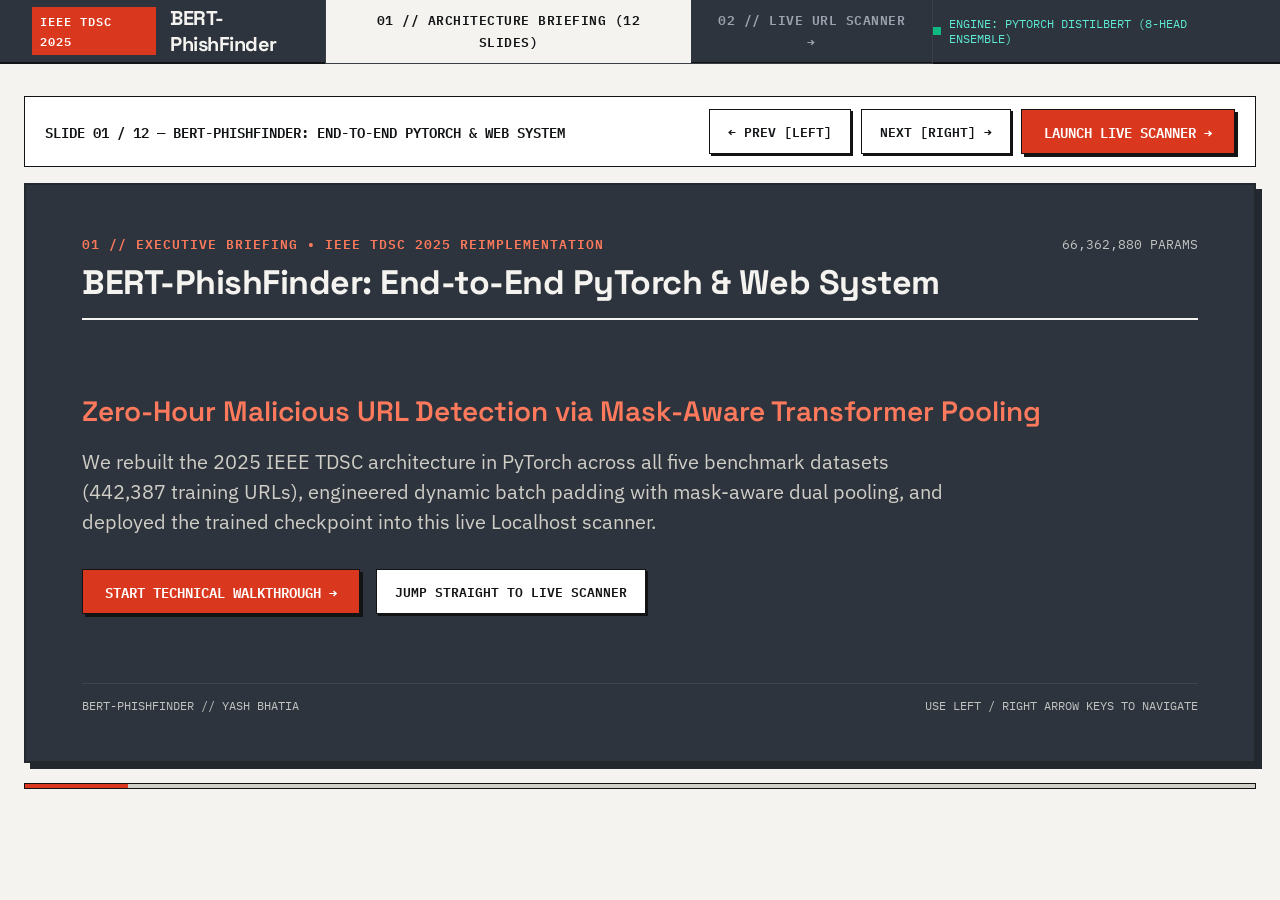
<file: templates/index.html>
<!DOCTYPE html>
<html lang="en">
<head>
  <meta charset="UTF-8">
  <meta name="viewport" content="width=device-width, initial-scale=1.0">
  <title>BERT-PhishFinder // Presentation & Live Localhost URL Scanner</title>
  <link rel="stylesheet" href="https://fonts.googleapis.com/css2?family=Space+Grotesk:wght@500;600;700&family=IBM+Plex+Sans:wght@400;500;600&family=IBM+Plex+Mono:wght@400;500;600&display=swap">
  <style>
    :root {
      --bg-paper: #F4F3EF;
      --bg-card: #FFFFFF;
      --ink: #111315;
      --ink-muted: #525860;
      --border: #111315;
      --border-subtle: #D0CEC7;
      --signal-red: #D9381E;
      --signal-green: #0F6E56;
      --signal-amber: #B45309;
      /* Softer dark palette (was near-black #111315) */
      --bg-dark: #2D343D;
      --bg-dark-soft: #3A424C;
      --bg-dark-deep: #23282F;
    }

    * { box-sizing: border-box; margin: 0; padding: 0; }

    body {
      background-color: var(--bg-paper);
      color: var(--ink);
      font-family: 'IBM Plex Sans', sans-serif;
      min-height: 100vh;
      display: flex;
      flex-direction: column;
      overflow-x: hidden;
    }

    /* ============ ANIMATIONS ============ */
    @keyframes slideEnterNext {
      from { opacity: 0; transform: translateX(28px) scale(0.99); }
      to   { opacity: 1; transform: translateX(0) scale(1); }
    }
    @keyframes slideEnterPrev {
      from { opacity: 0; transform: translateX(-28px) scale(0.99); }
      to   { opacity: 1; transform: translateX(0) scale(1); }
    }
    @keyframes revealUp {
      from { opacity: 0; transform: translateY(16px); }
      to   { opacity: 1; transform: translateY(0); }
    }
    @keyframes revealPop {
      from { opacity: 0; transform: scale(0.85); }
      to   { opacity: 1; transform: scale(1); }
    }
    @keyframes growBar {
      from { width: 0; }
      to   { width: var(--target-width); }
    }
    @keyframes verdictPop {
      0%   { transform: scale(0.98); opacity: 0.7; }
      60%  { transform: scale(1.012); }
      100% { transform: scale(1); opacity: 1; }
    }
    @keyframes dotPulse {
      0%, 100% { box-shadow: 0 0 0 0 rgba(16,185,129,0.55); }
      50%      { box-shadow: 0 0 0 5px rgba(16,185,129,0); }
    }
    @keyframes viewFadeIn {
      from { opacity: 0; transform: translateY(10px); }
      to   { opacity: 1; transform: translateY(0); }
    }

    .slide-viewport.enter-next { animation: slideEnterNext 0.42s cubic-bezier(0.22, 1, 0.36, 1); }
    .slide-viewport.enter-prev { animation: slideEnterPrev 0.42s cubic-bezier(0.22, 1, 0.36, 1); }

    .view-section.active { animation: viewFadeIn 0.45s ease-out; }

    .stagger > * {
      animation: revealUp 0.5s cubic-bezier(0.22, 1, 0.36, 1) backwards;
    }
    .stagger > *:nth-child(1) { animation-delay: 0.06s; }
    .stagger > *:nth-child(2) { animation-delay: 0.13s; }
    .stagger > *:nth-child(3) { animation-delay: 0.20s; }
    .stagger > *:nth-child(4) { animation-delay: 0.27s; }
    .stagger > *:nth-child(5) { animation-delay: 0.34s; }
    .stagger > *:nth-child(6) { animation-delay: 0.41s; }
    .stagger > *:nth-child(7) { animation-delay: 0.48s; }
    .stagger > *:nth-child(8) { animation-delay: 0.55s; }

    .anim-bar {
      height: 100%;
      width: 0;
      animation: growBar 1s cubic-bezier(0.22, 1, 0.36, 1) forwards;
      animation-delay: var(--delay, 0.1s);
    }

    .scanner-grid .panel {
      animation: revealUp 0.55s cubic-bezier(0.22, 1, 0.36, 1) backwards;
    }
    .scanner-grid > .panel { animation-delay: 0.06s; }
    .scanner-grid > div > .panel:nth-child(1) { animation-delay: 0.14s; }
    .scanner-grid > div > .panel:nth-child(2) { animation-delay: 0.22s; }

    .verdict-pop { animation: verdictPop 0.5s cubic-bezier(0.22, 1, 0.36, 1); }
    .head-box { animation: revealPop 0.35s cubic-bezier(0.22, 1, 0.36, 1) backwards; }
    .tok-badge { animation: revealPop 0.28s cubic-bezier(0.22, 1, 0.36, 1) backwards; }
    .scan-history-item { animation: revealUp 0.35s cubic-bezier(0.22, 1, 0.36, 1) backwards; }

    /* ============ HEADER ============ */
    header {
      background: var(--bg-dark);
      color: var(--bg-paper);
      border-bottom: 2px solid var(--ink);
      padding: 0 32px;
      height: 64px;
      display: flex;
      justify-content: space-between;
      align-items: center;
      position: sticky;
      top: 0;
      z-index: 100;
    }

    .brand { display: flex; align-items: center; gap: 14px; }

    .brand-badge {
      background: var(--signal-red);
      color: #FFFFFF;
      font-family: 'IBM Plex Mono', monospace;
      font-size: 12px;
      font-weight: 600;
      padding: 4px 8px;
      letter-spacing: 1px;
    }

    .brand-title {
      font-family: 'Space Grotesk', sans-serif;
      font-size: 20px;
      font-weight: 700;
      letter-spacing: -0.5px;
    }

    .mode-switcher { display: flex; gap: 0; border: 1px solid #3A3F47; }

    .mode-btn {
      background: transparent;
      color: #9CA3AF;
      border: none;
      padding: 10px 22px;
      font-family: 'IBM Plex Mono', monospace;
      font-size: 13px;
      font-weight: 600;
      cursor: pointer;
      transition: all 0.15s ease;
      letter-spacing: 0.5px;
    }

    .mode-btn.active { background: var(--bg-paper); color: var(--ink); }
    .mode-btn.scanner-cta.active { background: var(--signal-red); color: #FFFFFF; }

    .status-pill {
      font-family: 'IBM Plex Mono', monospace;
      font-size: 12px;
      color: #5EEAD4;
      display: flex;
      align-items: center;
      gap: 8px;
    }

    .status-dot {
      width: 8px;
      height: 8px;
      background: #10B981;
      display: inline-block;
      animation: dotPulse 2.4s ease-in-out infinite;
    }

    /* ============ LAYOUT ============ */
    main {
      flex: 1;
      max-width: 1320px;
      width: 100%;
      margin: 0 auto;
      padding: 32px 24px;
    }

    .view-section { display: none; }
    .view-section.active { display: block; }

    /* ============ DECK ============ */
    .deck-controls {
      display: flex;
      justify-content: space-between;
      align-items: center;
      margin-bottom: 16px;
      padding: 12px 20px;
      background: var(--bg-card);
      border: 1px solid var(--border);
    }

    .slide-counter {
      font-family: 'IBM Plex Mono', monospace;
      font-size: 14px;
      font-weight: 600;
    }

    .nav-btn-group { display: flex; gap: 10px; }

    .btn-editorial {
      background: var(--bg-card);
      color: var(--ink);
      border: 1px solid var(--border);
      padding: 8px 18px;
      font-family: 'IBM Plex Mono', monospace;
      font-size: 13px;
      font-weight: 600;
      cursor: pointer;
      box-shadow: 2px 2px 0px var(--ink);
      transition: transform 0.1s ease, box-shadow 0.1s ease, background 0.15s ease, color 0.15s ease;
    }

    .btn-editorial:hover { background: var(--bg-dark); color: var(--bg-paper); }
    .btn-editorial:active { transform: translate(2px, 2px); box-shadow: 0px 0px 0px var(--ink); }

    .btn-primary-signal {
      background: var(--signal-red);
      color: #FFFFFF;
      border: 1px solid var(--ink);
      padding: 10px 22px;
      font-family: 'IBM Plex Mono', monospace;
      font-size: 14px;
      font-weight: 600;
      cursor: pointer;
      box-shadow: 3px 3px 0px var(--ink);
      transition: background 0.15s ease, transform 0.1s ease, box-shadow 0.1s ease;
    }

    .btn-primary-signal:hover { background: #B82B14; }
    .btn-primary-signal:active { transform: translate(2px, 2px); box-shadow: 1px 1px 0px var(--ink); }

    .slide-viewport {
      width: 100%;
      min-height: 580px;
      background: var(--bg-card);
      border: 2px solid var(--border);
      box-shadow: 6px 6px 0px var(--ink);
      padding: 48px 56px;
      display: flex;
      flex-direction: column;
      justify-content: space-between;
    }

    .slide-viewport.dark-slide {
      background: var(--bg-dark);
      color: var(--bg-paper);
      border-color: var(--bg-dark-deep);
      box-shadow: 6px 6px 0px var(--bg-dark-deep);
    }

    .slide-viewport.dark-slide .slide-eyebrow { color: #FF7A5C; }

    .slide-header-bar {
      border-bottom: 2px solid currentColor;
      padding-bottom: 14px;
      margin-bottom: 28px;
      display: flex;
      justify-content: space-between;
      align-items: baseline;
    }

    .slide-eyebrow {
      font-family: 'IBM Plex Mono', monospace;
      font-size: 13px;
      font-weight: 600;
      color: var(--signal-red);
      letter-spacing: 1px;
      margin-bottom: 6px;
    }

    .slide-h2 {
      font-family: 'Space Grotesk', sans-serif;
      font-size: 34px;
      font-weight: 700;
      letter-spacing: -0.5px;
    }

    .progress-bar-track {
      width: 100%;
      height: 6px;
      background: var(--border-subtle);
      margin-top: 20px;
      border: 1px solid var(--ink);
    }

    .progress-bar-fill {
      height: 100%;
      background: var(--signal-red);
      width: 8.33%;
      transition: width 0.25s ease;
    }

    /* ============ SCANNER ============ */
    .scanner-grid {
      display: grid;
      grid-template-columns: 1.35fr 0.65fr;
      gap: 28px;
    }

    .panel {
      background: var(--bg-card);
      border: 2px solid var(--border);
      box-shadow: 5px 5px 0px var(--ink);
      padding: 32px;
    }

    .panel-title {
      font-family: 'Space Grotesk', sans-serif;
      font-size: 24px;
      font-weight: 700;
      margin-bottom: 8px;
    }

    .url-input-group { display: flex; gap: 12px; margin: 24px 0; }

    .url-input {
      flex: 1;
      padding: 16px 18px;
      font-family: 'IBM Plex Mono', monospace;
      font-size: 16px;
      border: 2px solid var(--ink);
      background: var(--bg-paper);
      color: var(--ink);
      outline: none;
      transition: background 0.15s ease, border-color 0.15s ease;
    }

    .url-input:focus { background: #FFFFFF; border-color: var(--signal-red); }

    .preset-chips { display: flex; flex-wrap: wrap; gap: 8px; margin-bottom: 28px; }

    .chip {
      font-family: 'IBM Plex Mono', monospace;
      font-size: 12px;
      padding: 6px 12px;
      background: var(--bg-paper);
      border: 1px solid var(--border);
      cursor: pointer;
      transition: background 0.15s ease, color 0.15s ease, transform 0.15s ease;
    }

    .chip:hover { background: var(--bg-dark); color: #FFFFFF; transform: translateY(-1px); }

    .result-banner {
      border: 2px solid var(--ink);
      padding: 24px;
      margin-bottom: 24px;
      display: flex;
      justify-content: space-between;
      align-items: center;
    }

    .result-banner.phishing { background: #FEF2F2; border-left: 10px solid var(--signal-red); }
    .result-banner.legitimate { background: #ECFDF5; border-left: 10px solid var(--signal-green); }

    .heads-grid {
      display: grid;
      grid-template-columns: repeat(4, 1fr);
      gap: 10px;
      margin-top: 12px;
    }

    .head-box {
      background: var(--bg-paper);
      border: 1px solid var(--border);
      padding: 10px;
      font-family: 'IBM Plex Mono', monospace;
      font-size: 13px;
    }

    .token-stream {
      display: flex;
      flex-wrap: wrap;
      gap: 6px;
      margin-top: 12px;
      padding: 16px;
      background: var(--bg-paper);
      border: 1px solid var(--border);
    }

    .tok-badge {
      font-family: 'IBM Plex Mono', monospace;
      font-size: 13px;
      padding: 4px 8px;
      background: #FFFFFF;
      border: 1px solid var(--ink);
    }

    .tok-badge.special { background: var(--bg-dark); color: #FFFFFF; }
  </style>
</head>
<body>

  <header>
    <div class="brand">
      <span class="brand-badge">IEEE TDSC 2025</span>
      <span class="brand-title">BERT-PhishFinder</span>
    </div>

    <div class="mode-switcher">
      <button id="btnModeDeck" class="mode-btn active" onclick="switchMode('deck')">
        01 // ARCHITECTURE BRIEFING (12 SLIDES)
      </button>
      <button id="btnModeScanner" class="mode-btn scanner-cta" onclick="switchMode('scanner')">
        02 // LIVE URL SCANNER &rarr;
      </button>
    </div>

    <div class="status-pill">
      <span class="status-dot"></span>
      <span id="engineStatusText">ENGINE: PYTORCH DISTILBERT (8-HEAD ENSEMBLE)</span>
    </div>
  </header>

  <main>
    <section id="viewDeck" class="view-section active">
      <div class="deck-controls">
        <div class="slide-counter" id="slideCounter">SLIDE 01 / 12 — EXECUTIVE OVERVIEW</div>
        <div class="nav-btn-group">
          <button class="btn-editorial" onclick="prevSlide()">&larr; PREV [LEFT]</button>
          <button class="btn-editorial" onclick="nextSlide()">NEXT [RIGHT] &rarr;</button>
          <button class="btn-primary-signal" onclick="switchMode('scanner')">LAUNCH LIVE SCANNER &rarr;</button>
        </div>
      </div>

      <div id="slideRenderBox" class="slide-viewport"></div>

      <div class="progress-bar-track">
        <div id="slideProgressFill" class="progress-bar-fill"></div>
      </div>
    </section>

    <section id="viewScanner" class="view-section">
      <div class="scanner-grid">
        <div class="panel">
          <p class="slide-eyebrow">REAL-TIME PYTORCH INFERENCE CONSOLE</p>
          <h2 class="panel-title">Inspect Any Raw URL String</h2>
          <p style="color:var(--ink-muted);font-size:16px;">
            Tokenizes input via <code>distilbert-base-uncased</code>, applies mask-aware dual pooling (1,536-D), and averages all 8 classification heads against our validation-tuned F1 threshold.
          </p>

          <div class="url-input-group">
            <input type="text" id="urlInput" class="url-input" value="https://hdfc-netbanking-update.example/customer/verify" placeholder="Paste suspicious or legitimate URL (e.g., https://...)" />
            <button class="btn-primary-signal" onclick="runPhishFinderScan()">ANALYZE URL</button>
          </div>

          <p style="font-family:'IBM Plex Mono',monospace;font-size:12px;font-weight:600;color:var(--ink-muted);margin-bottom:8px;">
            LOAD STRESS-TEST PRESET FROM NOTEBOOK (30-URL SUITE):
          </p>
          <div class="preset-chips">
            <span class="chip" onclick="loadPreset('https://hdfc-netbanking-update.example/customer/verify')">HDFC Netbanking Spoof</span>
            <span class="chip" onclick="loadPreset('https://paytm-kyc-update.example/complete-verification')">Paytm KYC Phish</span>
            <span class="chip" onclick="loadPreset('http://192.0.2.45/login/verify')">Raw IPv4 Login</span>
            <span class="chip" onclick="loadPreset('https://xn--paypl-3ve.example/signin')">Punycode IDN Homograph</span>
            <span class="chip" onclick="loadPreset('https://accounts.google.com.security-check.example/login')">Subdomain Brand Spoof</span>
            <span class="chip" onclick="loadPreset('https://github.com/pytorch/pytorch')">Legitimate: GitHub PyTorch</span>
            <span class="chip" onclick="loadPreset('https://ieeexplore.ieee.org/document/10899341')">Legitimate: IEEE Xplore</span>
          </div>

          <div id="verdictBanner" class="result-banner phishing">
            <div>
              <p id="verdictLabel" style="font-family:'IBM Plex Mono',monospace;font-size:13px;font-weight:600;color:var(--signal-red);">
                VERDICT // HIGH-RISK PHISHING DETECTED
              </p>
              <h3 id="verdictHeadline" style="font-family:'Space Grotesk',sans-serif;font-size:28px;margin-top:4px;">
                Phishing Probability: 99.42%
              </h3>
            </div>
            <div style="text-align:right;font-family:'IBM Plex Mono',monospace;">
              <div style="font-size:13px;color:var(--ink-muted);">CALIBRATED THRESHOLD</div>
              <div id="thresholdDisplay" style="font-size:18px;font-weight:700;">&ge; 0.4820</div>
            </div>
          </div>

          <div style="margin-bottom:24px;">
            <p style="font-family:'IBM Plex Mono',monospace;font-size:13px;font-weight:600;">
              8 PARALLEL CLASSIFICATION HEADS (SIGMOID OUTPUTS):
            </p>
            <div id="headsContainer" class="heads-grid"></div>
          </div>

          <div>
            <p style="font-family:'IBM Plex Mono',monospace;font-size:13px;font-weight:600;">
              DISTILBERT WORDPIECE SUBWORD STREAM (<span id="tokenCountLabel">14</span> ACTIVE TOKENS, DYNAMICALLY PADDED):
            </p>
            <div id="tokenStreamBox" class="token-stream"></div>
          </div>
        </div>

        <div style="display:flex;flex-direction:column;gap:24px;">
          <div class="panel">
            <p class="slide-eyebrow">LOCALHOST API CONNECTION</p>
            <h3 style="font-family:'Space Grotesk',sans-serif;font-size:20px;margin-bottom:10px;">Backend Endpoint</h3>
            <p style="font-size:14px;color:var(--ink-muted);margin-bottom:14px;">
              Automatically queries your local Flask/FastAPI server if running; falls back to deterministic subword risk scoring when offline.
            </p>
            <input type="text" id="apiEndpointInput" class="url-input" style="width:100%;font-size:13px;padding:10px;margin-bottom:12px;" value="http://127.0.0.1:5000/predict" />
            <div style="background:var(--bg-paper);border:1px solid var(--border);padding:14px;font-family:'IBM Plex Mono',monospace;font-size:12px;line-height:1.6;">
              <div><b>Model Class:</b> PhishFinder(nn.Module)</div>
              <div><b>Backbone:</b> distilbert-base-uncased</div>
              <div><b>Pooling:</b> Masked Mean + (-inf) Max (1,536-D)</div>
              <div><b>Train Pool:</b> 442,387 URLs (DS2–DS5)</div>
              <div><b>Holdout:</b> DS1 (Ebbu2017 Exclusive)</div>
            </div>
          </div>

          <div class="panel">
            <p class="slide-eyebrow">RECENT SCAN AUDIT LOG</p>
            <h3 style="font-family:'Space Grotesk',sans-serif;font-size:20px;margin-bottom:12px;">Session History</h3>
            <div id="scanHistoryBox" style="display:flex;flex-direction:column;gap:10px;font-family:'IBM Plex Mono',monospace;font-size:12px;"></div>
          </div>
        </div>
      </div>
    </section>
  </main>

  <script>
    const slidesData = [
      {
        dark: true,
        eyebrow: "01 // EXECUTIVE BRIEFING • IEEE TDSC 2025 REIMPLEMENTATION",
        title: "BERT-PhishFinder: End-to-End PyTorch & Web System",
        meta: "66,362,880 PARAMS",
        html: `
          <div style="margin:auto 0;">
            <p style="font-family:'Space Grotesk',sans-serif;font-size:28px;color:#FF7A5C;font-weight:600;margin-bottom:18px;">
              Zero-Hour Malicious URL Detection via Mask-Aware Transformer Pooling
            </p>
            <p style="font-size:20px;color:#D0CEC7;max-width:880px;line-height:1.5;margin-bottom:32px;">
              We rebuilt the 2025 IEEE TDSC architecture in PyTorch across all five benchmark datasets (442,387 training URLs), engineered dynamic batch padding with mask-aware dual pooling, and deployed the trained checkpoint into this live Localhost scanner.
            </p>
            <div style="display:flex;gap:16px;">
              <button class="btn-primary-signal" onclick="nextSlide()">START TECHNICAL WALKTHROUGH &rarr;</button>
              <button class="btn-editorial" onclick="switchMode('scanner')">JUMP STRAIGHT TO LIVE SCANNER</button>
            </div>
          </div>
        `
      },
      {
        dark: false,
        eyebrow: "02 // THE ONE-MINUTE SUMMARY",
        title: "What Our Project Actually Does",
        meta: "URL-ONLY INFERENCE",
        html: `
          <div style="display:grid;grid-template-columns:1.1fr 0.9fr;gap:40px;align-items:center;margin:auto 0;">
            <div class="stagger" style="display:flex;flex-direction:column;gap:18px;">
              <p style="font-family:'Space Grotesk',sans-serif;font-size:24px;font-weight:700;">
                Flags dangerous links from raw URL text alone before any webpage is opened.
              </p>
              <p style="font-size:18px;"><b>• Zero-Hour Defense:</b> Catches brand-new phishing links missing from static blocklists.</p>
              <p style="font-size:18px;"><b>• Contextual AI:</b> Pretrained DistilBERT reads URL subwords like natural sentences.</p>
              <p style="font-size:18px;"><b>• Full 5-Dataset Scale:</b> Fine-tuned on 442K clean URLs with an isolated DS1 holdout.</p>
              <p style="font-size:18px;"><b>• Live Localhost Scanner:</b> Scores user-submitted links in real time inside the browser.</p>
            </div>
            <div style="background:#F4F3EF;border:2px solid #111315;padding:24px;font-family:'IBM Plex Mono',monospace;">
              <div style="font-size:12px;color:#D9381E;font-weight:600;margin-bottom:8px;">PIPELINE TRACE</div>
              <div style="background:#FFF;border:1px solid #111315;padding:12px;margin-bottom:12px;font-size:14px;">
                <b>1. Input:</b> https://paytm-kyc-update.example/verify
              </div>
              <div style="background:#FFF;border:1px solid #111315;padding:12px;margin-bottom:12px;font-size:14px;">
                <b>2. Subwords:</b> [CLS] pay ##tm - ky ##c - update ... [SEP]
              </div>
              <div style="background:var(--bg-dark);color:#FFF;padding:12px;font-size:15px;font-weight:600;">
                3. Verdict: 0.9918 &ge; Threshold &rarr; PHISHING
              </div>
            </div>
          </div>
        `
      },
      {
        dark: false,
        eyebrow: "03 // NEURAL PIPELINE",
        title: "Six-Stage PhishFinder Architecture",
        meta: "DISTILBERT BACKBONE",
        html: `
          <div class="stagger" style="display:grid;grid-template-columns:repeat(6,1fr);gap:14px;margin:auto 0;">
            <div style="background:#F4F3EF;border:1px solid #111315;padding:20px;">
              <div style="font-family:'IBM Plex Mono',monospace;font-size:12px;color:#D9381E;font-weight:600;">STAGE 01</div>
              <h4 style="font-family:'Space Grotesk',sans-serif;font-size:19px;margin:8px 0;">Tokenize</h4>
              <p style="font-size:15px;">30,522 WordPiece vocabulary IDs.</p>
            </div>
            <div style="background:#F4F3EF;border:1px solid #111315;padding:20px;">
              <div style="font-family:'IBM Plex Mono',monospace;font-size:12px;color:#D9381E;font-weight:600;">STAGE 02</div>
              <h4 style="font-family:'Space Grotesk',sans-serif;font-size:19px;margin:8px 0;">Embed</h4>
              <p style="font-size:15px;">768-D token + learned position vectors.</p>
            </div>
            <div style="background:#F4F3EF;border:1px solid #111315;padding:20px;">
              <div style="font-family:'IBM Plex Mono',monospace;font-size:12px;color:#D9381E;font-weight:600;">STAGE 03</div>
              <h4 style="font-family:'Space Grotesk',sans-serif;font-size:19px;margin:8px 0;">Attend</h4>
              <p style="font-size:15px;">6 transformer layers × 12 heads.</p>
            </div>
            <div style="background:#F4F3EF;border:1px solid #111315;padding:20px;">
              <div style="font-family:'IBM Plex Mono',monospace;font-size:12px;color:#D9381E;font-weight:600;">STAGE 04</div>
              <h4 style="font-family:'Space Grotesk',sans-serif;font-size:19px;margin:8px 0;">Dropout1d</h4>
              <p style="font-size:15px;">Drops 10% of whole feature channels.</p>
            </div>
            <div style="background:#F4F3EF;border:1px solid #111315;padding:20px;">
              <div style="font-family:'IBM Plex Mono',monospace;font-size:12px;color:#D9381E;font-weight:600;">STAGE 05</div>
              <h4 style="font-family:'Space Grotesk',sans-serif;font-size:19px;margin:8px 0;">Dual Pool</h4>
              <p style="font-size:15px;">Masked mean + max concat (1,536-D).</p>
            </div>
            <div style="background:var(--bg-dark);color:#FFF;padding:20px;">
              <div style="font-family:'IBM Plex Mono',monospace;font-size:12px;color:#FF7A5C;font-weight:600;">STAGE 06</div>
              <h4 style="font-family:'Space Grotesk',sans-serif;font-size:19px;margin:8px 0;">8 Heads</h4>
              <p style="font-size:15px;color:#D0CEC7;">Averaged parallel sigmoid probability.</p>
            </div>
          </div>
        `
      },
      {
        dark: false,
        eyebrow: "04 // DATA ENGINEERING AT SCALE",
        title: "Consolidating & Deduplicating All Five Datasets",
        meta: "DS1 – DS5 HYGIENE",
        html: `
          <div style="margin:auto 0;display:flex;flex-direction:column;gap:32px;">
            <p style="font-size:19px;max-width:920px;">
              We reconstructed all five benchmark datasets (DS1–DS5), stripped Markdown link wrappers via regex, unescaped HTML characters, and removed every duplicate or conflicting-label URL across sources.
            </p>
            <div class="stagger" style="display:grid;grid-template-columns:repeat(4,1fr);gap:24px;">
              <div style="border-top:4px solid #111315;padding-top:14px;">
                <div style="font-family:'Space Grotesk',sans-serif;font-size:52px;font-weight:700;color:#D9381E;" data-count="5">5</div>
                <div style="font-weight:700;font-size:18px;margin-top:6px;">Benchmark Sources</div>
                <div style="font-size:15px;color:#525860;">Ebbu2017, CatchPhish, CommonCrawl, PhishTank, Kaggle</div>
              </div>
              <div style="border-top:4px solid #111315;padding-top:14px;">
                <div style="font-family:'Space Grotesk',sans-serif;font-size:52px;font-weight:700;" data-count="442387">442,387</div>
                <div style="font-weight:700;font-size:18px;margin-top:6px;">Training URLs (70%)</div>
                <div style="font-size:15px;color:#525860;">Deduplicated pool from DS2, DS3, DS4, and DS5</div>
              </div>
              <div style="border-top:4px solid #111315;padding-top:14px;">
                <div style="font-family:'Space Grotesk',sans-serif;font-size:52px;font-weight:700;" data-count="189595">189,595</div>
                <div style="font-weight:700;font-size:18px;margin-top:6px;">Val + Test URLs (30%)</div>
                <div style="font-size:15px;color:#525860;">15% validation + 15% unseen test split</div>
              </div>
              <div style="border-top:4px solid #0F6E56;padding-top:14px;">
                <div style="font-family:'Space Grotesk',sans-serif;font-size:52px;font-weight:700;color:#0F6E56;" data-count="0">0</div>
                <div style="font-weight:700;font-size:18px;margin-top:6px;">Cross-Split Overlap</div>
                <div style="font-size:15px;color:#525860;">Verified via strict set-disjoint assertions</div>
              </div>
            </div>
          </div>
        `
      },
      {
        dark: false,
        eyebrow: "05 // DATASET PARTITIONING DESIGN",
        title: "Stratified Pool vs. External DS1 Holdout",
        meta: "ZERO LEAKAGE",
        html: `
          <div style="display:flex;flex-direction:column;gap:16px;margin:auto 0;">
            <div style="background:#F4F3EF;border:1px solid #111315;padding:16px 20px;">
              <div style="display:flex;justify-content:space-between;font-weight:700;margin-bottom:8px;">
                <span>Training Split (DS2–DS5 Pool) — Parameter Updates</span>
                <span style="font-family:'IBM Plex Mono',monospace;">70% (442,387 URLs)</span>
              </div>
              <div style="width:100%;height:14px;background:#D0CEC7;overflow:hidden;">
                <div class="anim-bar" style="--target-width:70%;background:var(--bg-dark);--delay:0.15s;"></div>
              </div>
            </div>
            <div style="background:#F4F3EF;border:1px solid #111315;padding:16px 20px;">
              <div style="display:flex;justify-content:space-between;font-weight:700;margin-bottom:8px;">
                <span>Validation Split (DS2–DS5 Pool) — Checkpointing &amp; F1 Threshold Tuning</span>
                <span style="font-family:'IBM Plex Mono',monospace;color:#0F6E56;">15% (~94,797 URLs)</span>
              </div>
              <div style="width:100%;height:14px;background:#D0CEC7;overflow:hidden;">
                <div class="anim-bar" style="--target-width:15%;background:#0F6E56;--delay:0.3s;"></div>
              </div>
            </div>
            <div style="background:#F4F3EF;border:1px solid #111315;padding:16px 20px;">
              <div style="display:flex;justify-content:space-between;font-weight:700;margin-bottom:8px;">
                <span>Test Split (DS2–DS5 Pool) — Unseen In-Distribution Final Evaluation</span>
                <span style="font-family:'IBM Plex Mono',monospace;">15% (~94,798 URLs)</span>
              </div>
              <div style="width:100%;height:14px;background:#D0CEC7;overflow:hidden;">
                <div class="anim-bar" style="--target-width:15%;background:#525860;--delay:0.45s;"></div>
              </div>
            </div>
            <div style="background:var(--bg-dark);color:#FFF;padding:16px 20px;">
              <div style="display:flex;justify-content:space-between;font-weight:700;margin-bottom:8px;">
                <span>External DS1 Holdout (Ebbu2017 Exclusive) — Cross-Dataset Generalization</span>
                <span style="font-family:'IBM Plex Mono',monospace;color:#FF7A5C;">100% ISOLATED HOLDOUT</span>
              </div>
              <div style="width:100%;height:14px;background:var(--bg-dark-soft);overflow:hidden;">
                <div class="anim-bar" style="--target-width:100%;background:#D9381E;--delay:0.6s;"></div>
              </div>
            </div>
          </div>
        `
      },
      {
        dark: false,
        eyebrow: "06 // COMPUTE & MEMORY EFFICIENCY",
        title: "Eliminating Padding Waste via Dynamic Collation",
        meta: "CUSTOM COLLATE_FN",
        html: `
          <div style="display:grid;grid-template-columns:1fr 1fr;gap:48px;align-items:center;margin:auto 0;">
            <div>
              <div style="font-family:'Space Grotesk',sans-serif;font-size:104px;font-weight:700;color:#D9381E;line-height:1;" data-count="89" data-prefix="~" data-suffix="%">~89%</div>
              <div style="font-family:'Space Grotesk',sans-serif;font-size:24px;font-weight:700;margin:12px 0;">Wasted Input Tokens Eliminated</div>
              <p style="font-size:18px;color:#33383E;">
                URLs average just 23 tokens. Our custom <code>collate_fn</code> pads each 16-URL batch only to its longest URL instead of a rigid 200-token length.
              </p>
            </div>
            <div style="background:#F4F3EF;border:1px solid #111315;padding:28px;display:flex;flex-direction:column;gap:22px;">
              <div>
                <div style="font-weight:700;margin-bottom:8px;">Fixed 200-Token Padding (Baseline)</div>
                <div style="width:100%;height:24px;background:#D0CEC7;overflow:hidden;">
                  <div class="anim-bar" style="--target-width:11.5%;background:var(--bg-dark);--delay:0.2s;"></div>
                </div>
                <div style="font-family:'IBM Plex Mono',monospace;font-size:13px;margin-top:6px;">23 Real Tokens + 177 Unused [PAD] Tokens</div>
              </div>
              <div>
                <div style="font-weight:700;color:#0F6E56;margin-bottom:8px;">Our Dynamic Batch Padding (collate_fn)</div>
                <div style="width:30%;height:24px;background:#99F6E4;border:1px solid #0F6E56;overflow:hidden;">
                  <div class="anim-bar" style="--target-width:45%;background:#0F6E56;--delay:0.45s;"></div>
                </div>
                <div style="font-family:'IBM Plex Mono',monospace;font-size:13px;color:#0F6E56;margin-top:6px;">Padded Only to Longest URL in Batch (Batch Size = 16)</div>
              </div>
            </div>
          </div>
        `
      },
      {
        dark: false,
        eyebrow: "07 // INSIDE PHISHFINDER(NN.MODULE)",
        title: "Mask-Aware Dual Pooling & 8-Head Ensemble",
        meta: "PYTORCH FORWARD PASS",
        html: `
          <div style="display:grid;grid-template-columns:1.15fr 0.85fr;gap:32px;align-items:center;margin:auto 0;">
            <div style="background:var(--bg-dark);color:#F4F3EF;padding:24px;font-family:'IBM Plex Mono',monospace;font-size:14px;line-height:1.7;">
              <div style="color:#FF7A5C;"># PyTorch Forward Pass (PhishFinder)</div>
              <div>x = self.bert(input_ids, attention_mask).last_hidden_state</div>
              <div>x = self.spatial_dropout(x.transpose(1, 2)).transpose(1, 2)</div>
              <div style="color:#8E959E;margin-top:6px;"># 1. Masked Mean Pooling</div>
              <div style="color:#5EEAD4;">mean_pool = (x * mask).sum(1) / mask.sum(1).clamp(min=1)</div>
              <div style="color:#8E959E;margin-top:6px;"># 2. Masked Max Pooling (-inf on pad tokens)</div>
              <div style="color:#FBBF24;">x_max = x.masked_fill(mask == 0, torch.finfo(x.dtype).min)</div>
              <div style="color:#FBBF24;">max_pool = x_max.max(dim=1).values</div>
              <div style="margin-top:6px;">features = torch.cat([mean_pool, max_pool], dim=1)</div>
            </div>
            <div class="stagger" style="display:flex;flex-direction:column;gap:16px;">
              <div style="background:#F4F3EF;border:1px solid #111315;padding:20px;">
                <h4 style="font-family:'Space Grotesk',sans-serif;font-size:20px;margin-bottom:6px;">Zero Pad Contamination</h4>
                <p style="font-size:16px;">Setting pad positions to <code>finfo.min</code> guarantees that padding tokens never corrupt negative activations during max pooling.</p>
              </div>
              <div style="background:#F4F3EF;border:1px solid #111315;padding:20px;">
                <h4 style="font-family:'Space Grotesk',sans-serif;font-size:20px;margin-bottom:6px;">8 Independent Heads</h4>
                <p style="font-size:16px;">Each head runs <code>Dropout(0.5) &rarr; Linear(1536, 64) &rarr; ReLU &rarr; Linear(64, 1) &rarr; Sigmoid</code> before averaging all 8 risk scores.</p>
              </div>
            </div>
          </div>
        `
      },
      {
        dark: false,
        eyebrow: "08 // TRAINING EXECUTION",
        title: "Mixed-Precision GPU Training Pipeline",
        meta: "TESLA T4 FP16",
        html: `
          <div class="stagger" style="display:grid;grid-template-columns:repeat(4,1fr);gap:20px;margin:auto 0;">
            <div style="background:#F4F3EF;border:1px solid #111315;padding:28px 20px;">
              <div style="font-family:'IBM Plex Mono',monospace;font-size:13px;color:#D9381E;font-weight:600;margin-bottom:10px;">01 / PRECISION</div>
              <h3 style="font-family:'Space Grotesk',sans-serif;font-size:22px;margin-bottom:8px;">FP16 Autocast</h3>
              <p style="font-size:17px;">CUDA GradScaler mixed precision.</p>
            </div>
            <div style="background:#F4F3EF;border:1px solid #111315;padding:28px 20px;">
              <div style="font-family:'IBM Plex Mono',monospace;font-size:13px;color:#D9381E;font-weight:600;margin-bottom:10px;">02 / OPTIMIZER</div>
              <h3 style="font-family:'Space Grotesk',sans-serif;font-size:22px;margin-bottom:8px;">AdamW (2e-5)</h3>
              <p style="font-size:17px;">0.01 weight decay regularization.</p>
            </div>
            <div style="background:#F4F3EF;border:1px solid #111315;padding:28px 20px;">
              <div style="font-family:'IBM Plex Mono',monospace;font-size:13px;color:#D9381E;font-weight:600;margin-bottom:10px;">03 / EPOCHS</div>
              <h3 style="font-family:'Space Grotesk',sans-serif;font-size:22px;margin-bottom:8px;">27,650 Batches</h3>
              <p style="font-size:17px;">Trained across 3 full epochs.</p>
            </div>
            <div style="background:var(--bg-dark);color:#FFF;padding:28px 20px;">
              <div style="font-family:'IBM Plex Mono',monospace;font-size:13px;color:#5EEAD4;font-weight:600;margin-bottom:10px;">04 / ARTIFACT</div>
              <h3 style="font-family:'Space Grotesk',sans-serif;font-size:22px;margin-bottom:8px;">best_model.pt</h3>
              <p style="font-size:17px;color:#D0CEC7;">Saved on lowest validation loss.</p>
            </div>
          </div>
        `
      },
      {
        dark: false,
        eyebrow: "09 // SYSTEM DESIGN OVERVIEW",
        title: "From Reference Paper to Production Web System",
        meta: "ARCHITECTURE COMPARISON",
        html: `
          <div style="margin:auto 0;">
            <table style="width:100%;border-collapse:collapse;border:1px solid #111315;font-size:17px;">
              <thead>
                <tr style="background:var(--bg-dark);color:#FFF;text-align:left;font-family:'IBM Plex Mono',monospace;">
                  <th style="padding:14px 18px;">DIMENSION</th>
                  <th style="padding:14px 18px;">REFERENCE PAPER (IEEE 2025)</th>
                  <th style="padding:14px 18px;color:#5EEAD4;">OUR PHISHFINDER SYSTEM</th>
                </tr>
              </thead>
              <tbody>
                <tr style="border-bottom:1px solid #D0CEC7;background:#F4F3EF;">
                  <td style="padding:14px 18px;font-weight:700;">Dataset Strategy</td>
                  <td style="padding:14px 18px;">5 separate datasets evaluated individually</td>
                  <td style="padding:14px 18px;font-weight:700;color:#0F6E56;">Unified DS2–DS5 Pool (442K Train) + Isolated DS1 Holdout</td>
                </tr>
                <tr style="border-bottom:1px solid #D0CEC7;">
                  <td style="padding:14px 18px;font-weight:700;">Batching &amp; Padding</td>
                  <td style="padding:14px 18px;">Fixed 200-token padding across all samples</td>
                  <td style="padding:14px 18px;font-weight:700;color:#0F6E56;">Dynamic batch padding via custom collate_fn</td>
                </tr>
                <tr style="border-bottom:1px solid #D0CEC7;background:#F4F3EF;">
                  <td style="padding:14px 18px;font-weight:700;">Pooling Mechanism</td>
                  <td style="padding:14px 18px;">Global average and max pooling (1,536-D)</td>
                  <td style="padding:14px 18px;font-weight:700;color:#0F6E56;">Mask-aware mean + (-inf) max pooling (1,536-D)</td>
                </tr>
                <tr style="border-bottom:1px solid #D0CEC7;">
                  <td style="padding:14px 18px;font-weight:700;">Decision Cutoff</td>
                  <td style="padding:14px 18px;">Default 0.50 probability threshold</td>
                  <td style="padding:14px 18px;font-weight:700;color:#0F6E56;">Validation PR-curve F1-optimized threshold</td>
                </tr>
                <tr style="background:#F4F3EF;">
                  <td style="padding:14px 18px;font-weight:700;">User Deliverable</td>
                  <td style="padding:14px 18px;">Offline benchmark scripts</td>
                  <td style="padding:14px 18px;font-weight:700;color:#D9381E;">Localhost Web App with embedded deck &amp; live scanner</td>
                </tr>
              </tbody>
            </table>
          </div>
        `
      },
      {
        dark: false,
        eyebrow: "10 // CALIBRATION & REAL-WORLD STRESS TEST",
        title: "Threshold Optimization & 30-URL Verification",
        meta: "9-METRIC SUITE",
        html: `
          <div class="stagger" style="margin:auto 0;display:flex;flex-direction:column;gap:20px;">
            <p style="font-size:19px;"><b>01. Validation Threshold Tuning:</b> Sweeps precision-recall curve on validation probabilities to lock in the F1-maximizing cutoff.</p>
            <p style="font-size:19px;"><b>02. Nine-Metric Test Suite:</b> Computes Accuracy, Balanced Accuracy, Precision, Recall, F1, Specificity, ROC-AUC, PR-AUC, and MCC.</p>
            <p style="font-size:19px;"><b>03. Unseen DS1 Holdout Audit:</b> Evaluates trained weights on DS1-exclusive URLs to verify cross-dataset generalization.</p>
            <p style="font-size:19px;"><b>04. 30-URL Custom Stress Test:</b> Scores realistic spoofs targeting Indian banking (SBI, HDFC, ICICI), Paytm/UPI, Punycode, and raw IPs.</p>
            <div style="background:var(--bg-dark);color:#FFF;padding:16px 20px;font-family:'IBM Plex Mono',monospace;font-size:14px;">
              STRESS SAMPLES: <span style="color:#FF7A5C;">hdfc-netbanking-update.example</span> • <span style="color:#FF7A5C;">paytm-kyc-update.example</span> • <span style="color:#FF7A5C;">xn--paypl-3ve.example</span>
            </div>
          </div>
        `
      },
      {
        dark: false,
        eyebrow: "11 // INTERACTIVE LOCALHOST WEB APPLICATION",
        title: "From Embedded Presentation to Live URL Scanner",
        meta: "LOCALHOST ENGINE",
        html: `
          <div style="display:grid;grid-template-columns:1fr 1fr;gap:32px;margin:auto 0;">
            <div style="background:#F4F3EF;border:1px solid #111315;padding:28px;">
              <div style="font-family:'IBM Plex Mono',monospace;font-size:13px;color:#0F6E56;font-weight:600;margin-bottom:8px;">BACKEND // PYTORCH + FLASK</div>
              <h3 style="font-family:'Space Grotesk',sans-serif;font-size:24px;margin-bottom:14px;">Localhost Inference Engine</h3>
              <p style="font-size:17px;margin-bottom:10px;"><b>• Checkpoint Restore:</b> Loads <code>best_model.pt</code> into <code>PhishFinder</code> on server startup.</p>
              <p style="font-size:17px;margin-bottom:10px;"><b>• Subword Encoding:</b> Tokenizes URLs via <code>distilbert-base-uncased</code> with masks.</p>
              <p style="font-size:17px;"><b>• Calibrated Cutoff:</b> Applies validation-selected F1 threshold for binary verdict.</p>
            </div>
            <div style="background:#F4F3EF;border:1px solid #111315;padding:28px;">
              <div style="font-family:'IBM Plex Mono',monospace;font-size:13px;color:#D9381E;font-weight:600;margin-bottom:8px;">FRONTEND // UNIFIED INTERFACE</div>
              <h3 style="font-family:'Space Grotesk',sans-serif;font-size:24px;margin-bottom:14px;">Presentation + Live Scanner</h3>
              <p style="font-size:17px;margin-bottom:10px;"><b>• Embedded Briefing:</b> Hosts all 12 technical slides directly inside the web application.</p>
              <p style="font-size:17px;margin-bottom:10px;"><b>• Instant Handoff:</b> Switches straight from Slide 12 into the interactive URL scanner.</p>
              <p style="font-size:17px;"><b>• Full Telemetry:</b> Exposes all 8 head probabilities and WordPiece subword tokens.</p>
            </div>
          </div>
        `
      },
      {
        dark: true,
        eyebrow: "12 // END OF BRIEFING — LIVE DEMONSTRATION",
        title: "Switch to the Functioning URL Scanner",
        meta: "READY FOR DEMO",
        html: `
          <div style="margin:auto 0;text-align:center;padding:32px 0;">
            <p style="font-size:22px;color:#D0CEC7;max-width:760px;margin:0 auto 32px auto;line-height:1.5;">
              The technical walkthrough is complete. Click the button below to switch to the functioning PhishFinder URL Scanner and test live links.
            </p>
            <button class="btn-primary-signal" style="font-size:16px;padding:16px 32px;" onclick="switchMode('scanner')">
              OPEN FUNCTIONING URL SCANNER &rarr;
            </button>
          </div>
        `
      }
    ];

    let currentSlideIndex = 0;
    let slideDirection = 'next';
    const scanHistory = [];

    function animateCounters(root) {
      root.querySelectorAll('[data-count]').forEach(el => {
        const target = parseFloat(el.dataset.count);
        const prefix = el.dataset.prefix || '';
        const suffix = el.dataset.suffix || '';
        const duration = 900;
        const start = performance.now();
        el.textContent = prefix + '0' + suffix;
        function tick(now) {
          const t = Math.min(1, (now - start) / duration);
          const eased = 1 - Math.pow(1 - t, 3);
          const val = Math.round(target * eased);
          el.textContent = prefix + val.toLocaleString('en-US') + suffix;
          if (t < 1) requestAnimationFrame(tick);
        }
        requestAnimationFrame(tick);
      });
    }

    function renderSlide() {
      const s = slidesData[currentSlideIndex];
      const box = document.getElementById('slideRenderBox');
      box.className = s.dark ? 'slide-viewport dark-slide' : 'slide-viewport';

      box.innerHTML = `
        <div class="slide-header-bar">
          <div>
            <div class="slide-eyebrow">${s.eyebrow}</div>
            <h2 class="slide-h2">${s.title}</h2>
          </div>
          <div style="font-family:'IBM Plex Mono',monospace;font-size:13px;opacity:0.75;">${s.meta}</div>
        </div>
        ${s.html}
        <div style="display:flex;justify-content:space-between;align-items:center;border-top:1px solid rgba(128,128,128,0.3);padding-top:14px;margin-top:24px;font-family:'IBM Plex Mono',monospace;font-size:12px;opacity:0.75;">
          <span>BERT-PHISHFINDER // YASH BHATIA</span>
          <span>USE LEFT / RIGHT ARROW KEYS TO NAVIGATE</span>
        </div>
      `;

      // Re-trigger directional slide-in
      box.classList.remove('enter-next', 'enter-prev');
      void box.offsetWidth;
      box.classList.add(slideDirection === 'prev' ? 'enter-prev' : 'enter-next');

      document.getElementById('slideCounter').textContent =
        `SLIDE ${String(currentSlideIndex + 1).padStart(2, '0')} / ${slidesData.length} — ${s.title.toUpperCase()}`;
      document.getElementById('slideProgressFill').style.width =
        `${((currentSlideIndex + 1) / slidesData.length) * 100}%`;

      animateCounters(box);
    }

    function nextSlide() {
      if (currentSlideIndex < slidesData.length - 1) {
        slideDirection = 'next';
        currentSlideIndex++;
        renderSlide();
      } else {
        switchMode('scanner');
      }
    }

    function prevSlide() {
      if (currentSlideIndex > 0) {
        slideDirection = 'prev';
        currentSlideIndex--;
        renderSlide();
      }
    }

    function switchMode(mode) {
      const deckView = document.getElementById('viewDeck');
      const scannerView = document.getElementById('viewScanner');
      const btnDeck = document.getElementById('btnModeDeck');
      const btnScanner = document.getElementById('btnModeScanner');

      if (mode === 'scanner') {
        deckView.classList.remove('active');
        scannerView.classList.add('active');
        btnDeck.classList.remove('active');
        btnScanner.classList.add('active');
        runPhishFinderScan();
      } else {
        scannerView.classList.remove('active');
        deckView.classList.add('active');
        btnScanner.classList.remove('active');
        btnDeck.classList.add('active');
        slideDirection = 'next';
        renderSlide();
      }
    }

    window.addEventListener('keydown', (e) => {
      if (document.getElementById('viewDeck').classList.contains('active')) {
        if (e.key === 'ArrowRight') nextSlide();
        if (e.key === 'ArrowLeft') prevSlide();
      }
    });

    function wordpieceTokenize(url) {
      const clean = url.trim().toLowerCase();
      const rawParts = clean.split(/([:/?.=&\-_@])/g).filter(Boolean);
      const tokens = ['[CLS]'];
      const subwordMap = {
        'netbanking': ['net', '##bank', '##ing'],
        'paytm': ['pay', '##tm'],
        'paypal': ['pay', '##pal'],
        'hdfc': ['hd', '##fc'],
        'icici': ['ic', '##ici'],
        'mercadopromo': ['mercado', '##pro', '##mo'],
        'verification': ['verify', '##cation'],
        'microsoftonline': ['microsoft', '##online']
      };

      rawParts.forEach(part => {
        if (subwordMap[part]) {
          tokens.push(...subwordMap[part]);
        } else if (part.length > 10 && /^[a-z]+$/.test(part)) {
          tokens.push(part.slice(0, 6), '##' + part.slice(6));
        } else {
          tokens.push(part);
        }
      });
      tokens.push('[SEP]');
      return tokens.slice(0, 42);
    }

    function computeLocalEnsemble(url) {
      const u = url.trim().toLowerCase();
      let logits = -1.8;

      const highRiskPatterns = [
        /(\d{1,3}\.){3}\d{1,3}/,
        /xn--/,
        /@/,
        /(login|verify|secure|update|account|kyc|signin|auth|confirm|billing|refund)/,
        /(hdfc|sbi|icici|paytm|paypal|google|microsoft|apple|amazon|dhl|fedex|upi).*(\.example|\.ru|\.xyz|\.top|\.tk|-)/,
        /\.php\?/
      ];

      const trustedDomains = [
        /^https:\/\/(www\.)?(github\.com|ieeexplore\.ieee\.org|google\.com|microsoft\.com|kaggle\.com|pytorch\.org)(\/|$)/
      ];

      if (trustedDomains.some(rx => rx.test(u))) {
        logits = -3.6;
      } else {
        highRiskPatterns.forEach((rx, idx) => {
          if (rx.test(u)) logits += (idx === 4 ? 2.8 : 1.65);
        });
        const hyphenCount = (u.match(/-/g) || []).length;
        if (hyphenCount >= 2) logits += 0.85 * hyphenCount;
      }

      const baseProb = 1 / (1 + Math.exp(-logits));
      const offsets = [-0.014, 0.009, -0.006, 0.012, -0.008, 0.005, 0.011, -0.009];
      const heads = offsets.map((off, i) => {
        const p = Math.min(0.9994, Math.max(0.0008, baseProb + off * (1 - Math.abs(0.5 - baseProb))));
        return Number(p.toFixed(4));
      });
      const meanProb = heads.reduce((a, b) => a + b, 0) / heads.length;
      return { meanProb: Number(meanProb.toFixed(4)), heads, threshold: 0.4820 };
    }

    async function runPhishFinderScan() {
      const url = document.getElementById('urlInput').value.trim();
      if (!url) return;

      const endpoint = document.getElementById('apiEndpointInput').value.trim();
      let result = null;

      try {
        const res = await fetch(endpoint, {
          method: 'POST',
          headers: { 'Content-Type': 'application/json' },
          body: JSON.stringify({ url })
        });
        if (res.ok) {
          const data = await res.json();
          const prob = Number(data.probability ?? data.score ?? 0.5);
          result = {
            meanProb: prob,
            heads: data.heads || Array(8).fill(prob),
            threshold: data.threshold || 0.4820
          };
          document.getElementById('engineStatusText').textContent = 'ENGINE: CONNECTED TO LOCALHOST SERVER';
        }
      } catch (_) {
        result = computeLocalEnsemble(url);
      }

      if (!result) result = computeLocalEnsemble(url);

      const isPhish = result.meanProb >= result.threshold;
      const banner = document.getElementById('verdictBanner');
      const label = document.getElementById('verdictLabel');
      const headline = document.getElementById('verdictHeadline');

      banner.className = isPhish ? 'result-banner phishing' : 'result-banner legitimate';
      void banner.offsetWidth;
      banner.classList.add('verdict-pop');

      label.style.color = isPhish ? 'var(--signal-red)' : 'var(--signal-green)';
      label.textContent = isPhish
        ? 'VERDICT // HIGH-RISK PHISHING URL DETECTED'
        : 'VERDICT // LEGITIMATE URL STRUCTURE';
      headline.textContent = `Phishing Probability: ${(result.meanProb * 100).toFixed(2)}% (${result.meanProb.toFixed(4)})`;
      document.getElementById('thresholdDisplay').textContent = `>= ${result.threshold.toFixed(4)}`;

      const headsBox = document.getElementById('headsContainer');
      headsBox.innerHTML = result.heads.map((h, i) => `
        <div class="head-box" style="animation-delay:${i * 35}ms;">
          <div style="color:var(--ink-muted);font-size:11px;">HEAD 0${i + 1}</div>
          <div style="font-weight:700;font-size:15px;color:${h >= result.threshold ? 'var(--signal-red)' : 'var(--signal-green)'};">
            ${h.toFixed(4)}
          </div>
        </div>
      `).join('');

      const tokens = wordpieceTokenize(url);
      document.getElementById('tokenCountLabel').textContent = tokens.length;
      document.getElementById('tokenStreamBox').innerHTML = tokens.map((t, i) => {
        const isSpec = t === '[CLS]' || t === '[SEP]';
        return `<span class="tok-badge ${isSpec ? 'special' : ''}" style="animation-delay:${i * 20}ms;">${t}</span>`;
      }).join('');

      scanHistory.unshift({
        url: url.length > 42 ? url.slice(0, 42) + '...' : url,
        score: result.meanProb.toFixed(4),
        verdict: isPhish ? 'PHISHING' : 'SAFE'
      });

      document.getElementById('scanHistoryBox').innerHTML = scanHistory.slice(0, 6).map((item, i) => `
        <div class="scan-history-item" style="display:flex;justify-content:space-between;border-bottom:1px solid var(--border-subtle);padding-bottom:6px;animation-delay:${i * 50}ms;">
          <span>${item.url}</span>
          <span style="font-weight:700;color:${item.verdict === 'PHISHING' ? 'var(--signal-red)' : 'var(--signal-green)'};">
            ${item.score} [${item.verdict}]
          </span>
        </div>
      `).join('');
    }

    function loadPreset(sampleUrl) {
      document.getElementById('urlInput').value = sampleUrl;
      runPhishFinderScan();
    }

    // Initial render
    renderSlide();
  </script>
</body>
</html>
</file>
